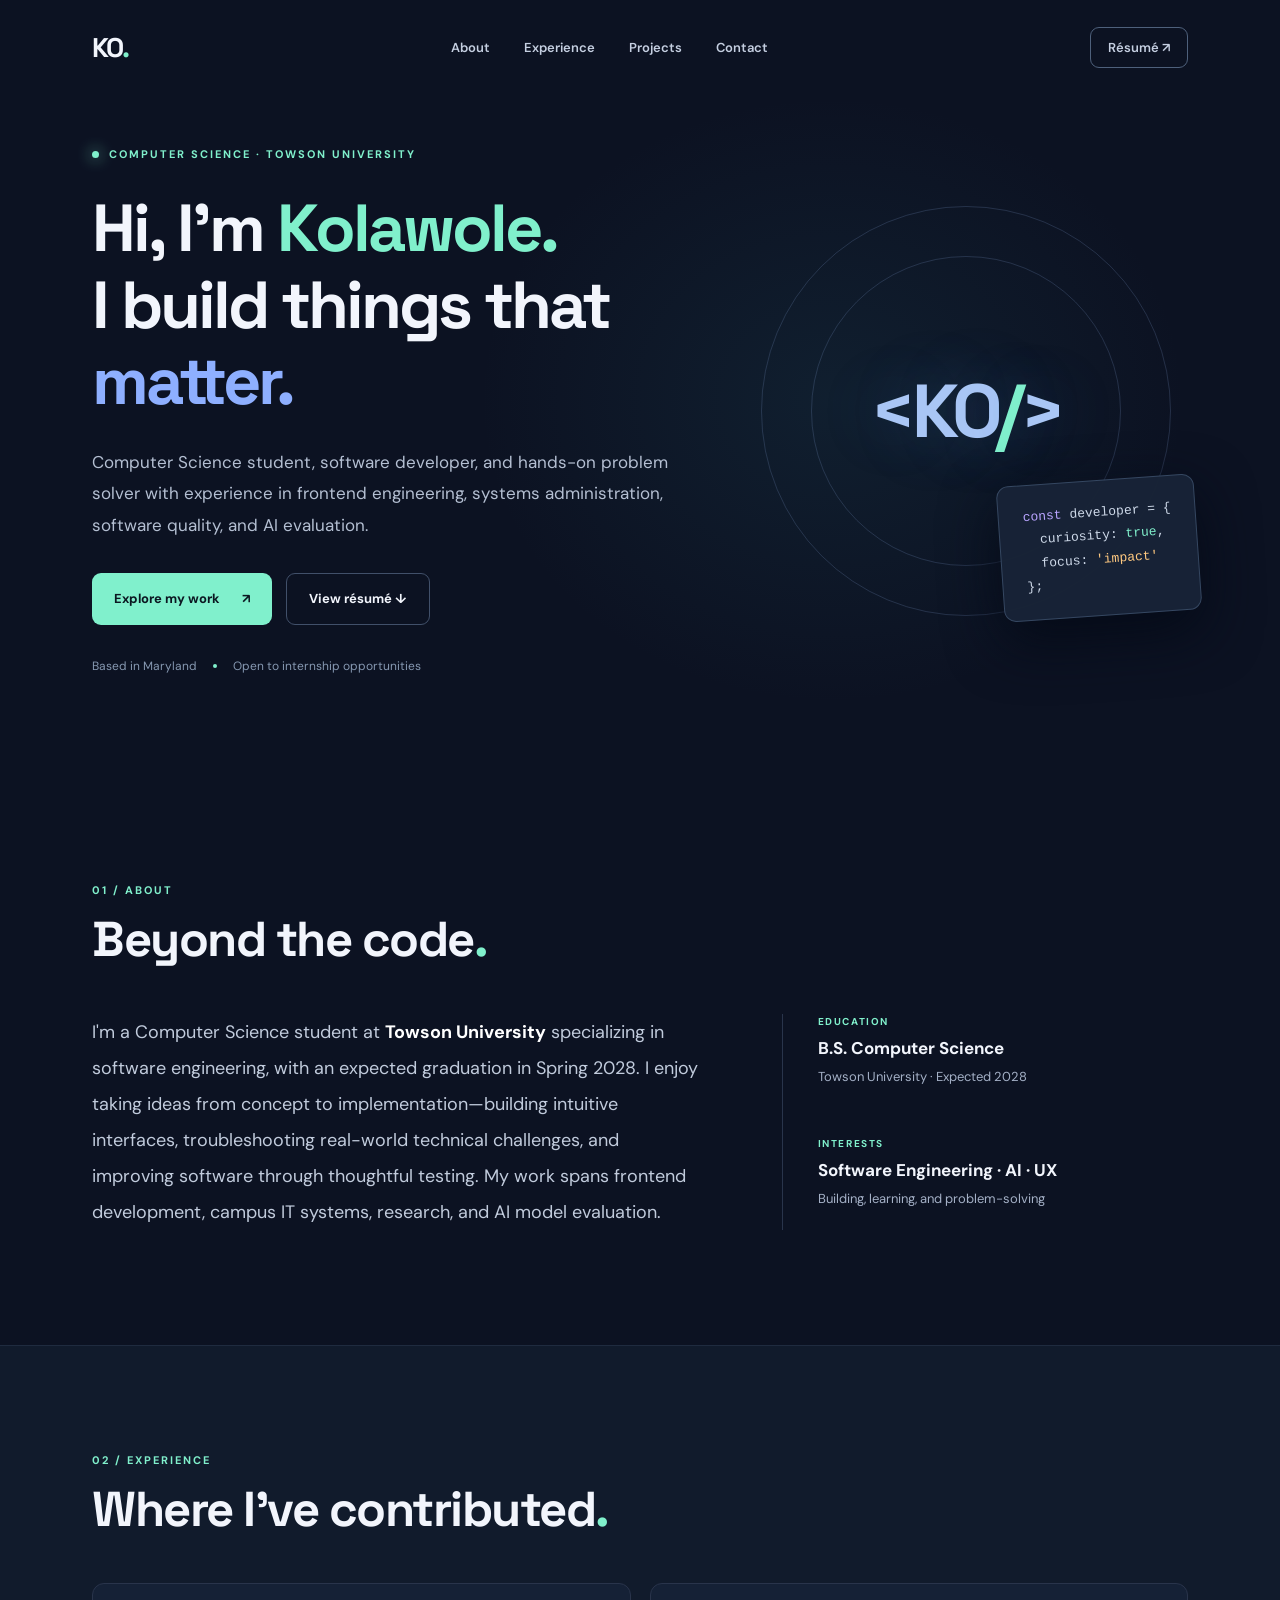
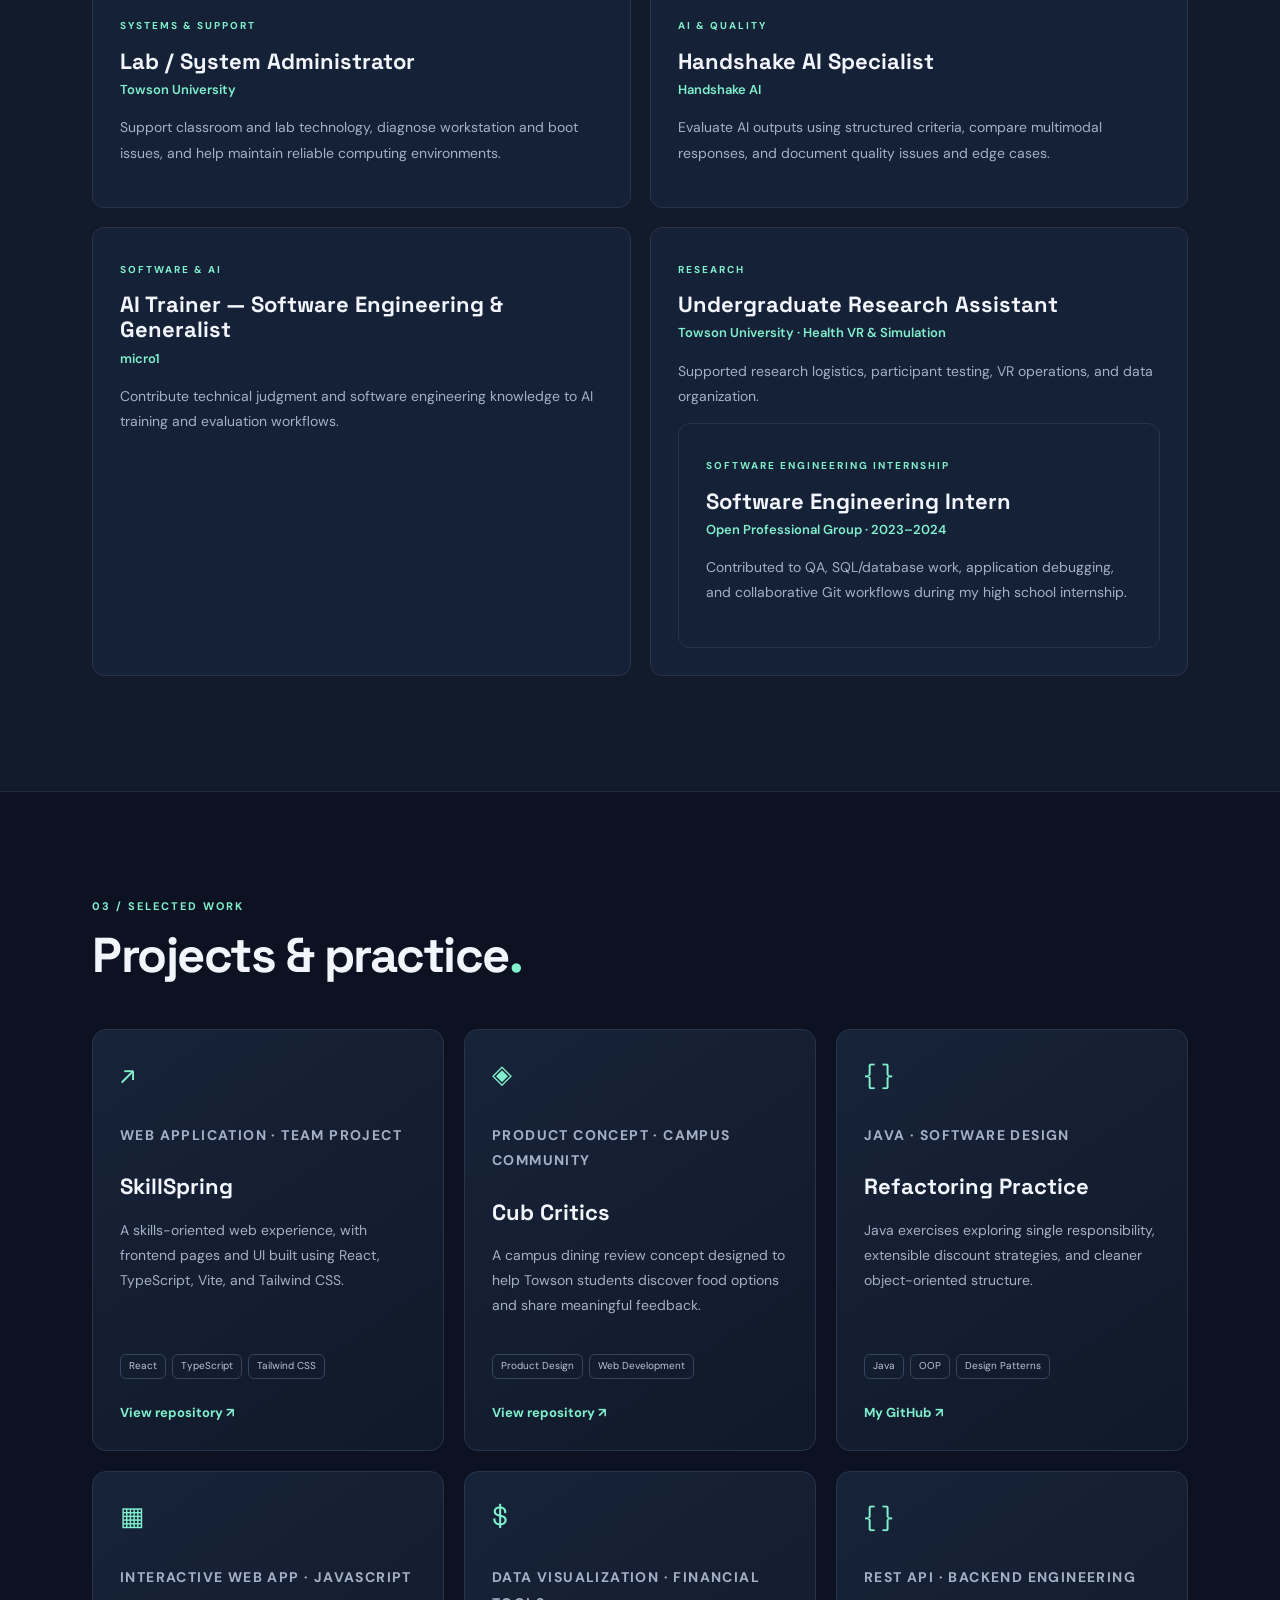
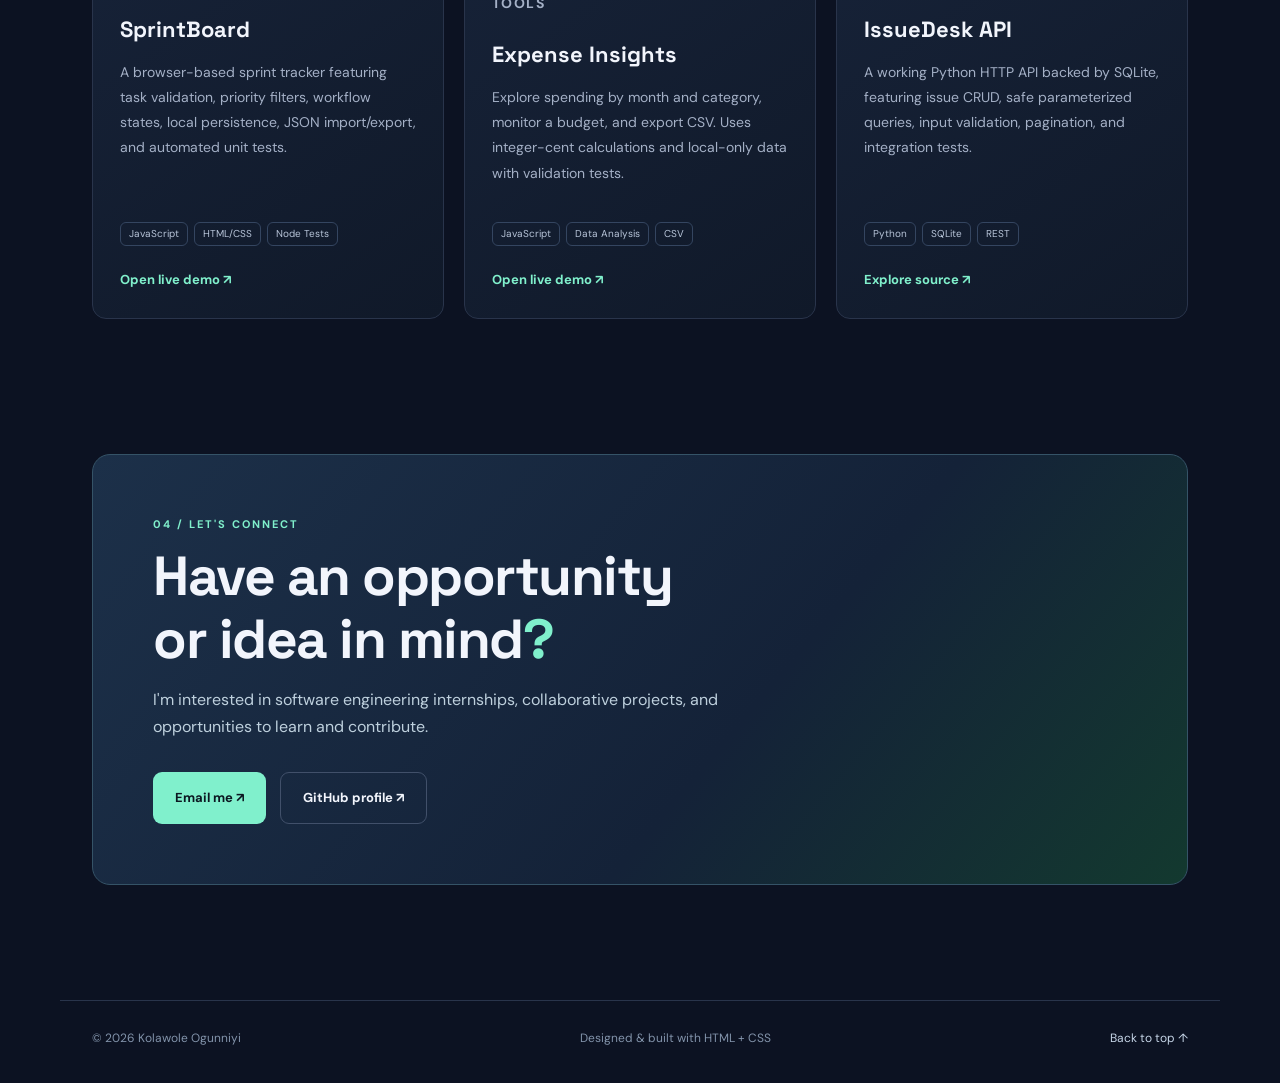
<file: index.html>
<!doctype html>
<html lang="en">
<head>
  <meta charset="UTF-8" />
  <meta name="viewport" content="width=device-width, initial-scale=1.0" />
  <meta name="description" content="Portfolio of Kolawole Ogunniyi, computer science student and software developer at Towson University." />
  <meta name="theme-color" content="#0c1222" />
  <title>Kolawole Ogunniyi | Software Developer</title>
  <link rel="stylesheet" href="styles.css" />
</head>
<body>
  <div class="background-glow" aria-hidden="true"></div>
  <header class="nav wrap">
    <a class="brand" href="#home"><span class="brand-mark">KO<span class="dot">.</span></span></a>
    <nav aria-label="Main navigation">
      <a href="#about">About</a><a href="#experience">Experience</a><a href="#projects">Projects</a><a href="#contact">Contact</a>
    </nav>
    <a class="nav-resume" href="Kolawole_Ogunniyi_Resume.pdf" target="_blank" rel="noopener">Résumé ↗</a>
  </header>
  <main id="home">
    <section class="hero wrap">
      <div class="hero-content">
        <div class="eyebrow"><span class="status-dot"></span> COMPUTER SCIENCE · TOWSON UNIVERSITY</div>
        <h1>Hi, I'm <span>Kolawole.</span><br />I build things that <em>matter.</em></h1>
        <p class="lead">Computer Science student, software developer, and hands-on problem solver with experience in frontend engineering, systems administration, software quality, and AI evaluation.</p>
        <div class="actions"><a class="primary" href="#projects">Explore my work <span>↗</span></a><a class="secondary" href="Kolawole_Ogunniyi_Resume.pdf" target="_blank" rel="noopener">View résumé ↓</a></div>
        <div class="hero-meta"><span>Based in Maryland</span><span class="sep"></span><span>Open to internship opportunities</span></div>
      </div>
      <div class="hero-art" aria-hidden="true"><div class="orbit orbit-one"></div><div class="orbit orbit-two"></div><div class="monogram">&lt;KO<span>/</span>&gt;</div><div class="code-card"><span class="code-purple">const</span> developer = {<br>&nbsp;&nbsp;curiosity: <span class="code-green">true</span>,<br>&nbsp;&nbsp;focus: <span class="code-yellow">'impact'</span><br>};</div></div>
    </section>
    <section id="about" class="section wrap"><div class="section-heading"><div class="kicker">01 / ABOUT</div><h2>Beyond the code<span class="accent">.</span></h2></div><div class="about-grid"><p class="about-copy">I'm a Computer Science student at <strong>Towson University</strong> specializing in software engineering, with an expected graduation in Spring 2028. I enjoy taking ideas from concept to implementation—building intuitive interfaces, troubleshooting real-world technical challenges, and improving software through thoughtful testing. My work spans frontend development, campus IT systems, research, and AI model evaluation.</p><div class="facts"><div><span>EDUCATION</span><strong>B.S. Computer Science</strong><small>Towson University · Expected 2028</small></div><div><span>INTERESTS</span><strong>Software Engineering · AI · UX</strong><small>Building, learning, and problem-solving</small></div></div></div></section>
    <section id="experience" class="section section-tinted"><div class="wrap"><div class="section-heading"><div class="kicker">02 / EXPERIENCE</div><h2>Where I've contributed<span class="accent">.</span></h2></div><div class="timeline"><article class="timeline-item"><span class="item-tag">SYSTEMS & SUPPORT</span><h3>Lab / System Administrator</h3><p class="org">Towson University</p><p>Support classroom and lab technology, diagnose workstation and boot issues, and help maintain reliable computing environments.</p></article><article class="timeline-item"><span class="item-tag">AI & QUALITY</span><h3>Handshake AI Specialist</h3><p class="org">Handshake AI</p><p>Evaluate AI outputs using structured criteria, compare multimodal responses, and document quality issues and edge cases.</p></article><article class="timeline-item"><span class="item-tag">SOFTWARE & AI</span><h3>AI Trainer — Software Engineering & Generalist</h3><p class="org">micro1</p><p>Contribute technical judgment and software engineering knowledge to AI training and evaluation workflows.</p></article><article class="timeline-item"><span class="item-tag">RESEARCH</span><h3>Undergraduate Research Assistant</h3><p class="org">Towson University · Health VR & Simulation</p><p>Supported research logistics, participant testing, VR operations, and data organization.</p><article class="timeline-item"><span class="item-tag">SOFTWARE ENGINEERING INTERNSHIP</span><h3>Software Engineering Intern</h3><p class="org">Open Professional Group · 2023–2024</p><p>Contributed to QA, SQL/database work, application debugging, and collaborative Git workflows during my high school internship.</p></article></div></div></section>
    <section id="projects" class="section wrap"><div class="section-heading"><div class="kicker">03 / SELECTED WORK</div><h2>Projects & practice<span class="accent">.</span></h2></div><div class="project-grid"><article class="project-card"><div class="project-icon">↗</div><p class="project-type">WEB APPLICATION · TEAM PROJECT</p><h3>SkillSpring</h3><p>A skills-oriented web experience, with frontend pages and UI built using React, TypeScript, Vite, and Tailwind CSS.</p><div class="pills"><span>React</span><span>TypeScript</span><span>Tailwind CSS</span></div><a href="https://github.com/Tornikeigrok/COSC484-skillspring" target="_blank" rel="noopener noreferrer">View repository ↗</a></article><article class="project-card"><div class="project-icon">◈</div><p class="project-type">PRODUCT CONCEPT · CAMPUS COMMUNITY</p><h3>Cub Critics</h3><p>A campus dining review concept designed to help Towson students discover food options and share meaningful feedback.</p><div class="pills"><span>Product Design</span><span>Web Development</span></div><a href="https://github.com/ko449-wq/Cub-Critics" target="_blank" rel="noopener noreferrer">View repository ↗</a></article><article class="project-card"><div class="project-icon">{ }</div><p class="project-type">JAVA · SOFTWARE DESIGN</p><h3>Refactoring Practice</h3><p>Java exercises exploring single responsibility, extensible discount strategies, and cleaner object-oriented structure.</p><div class="pills"><span>Java</span><span>OOP</span><span>Design Patterns</span></div><a href="https://github.com/ko449-wq" target="_blank" rel="noopener noreferrer">My GitHub ↗</a></article><article class="project-card"><div class="project-icon">▦</div><p class="project-type">INTERACTIVE WEB APP · JAVASCRIPT</p><h3>SprintBoard</h3><p>A browser-based sprint tracker featuring task validation, priority filters, workflow states, local persistence, JSON import/export, and automated unit tests.</p><div class="pills"><span>JavaScript</span><span>HTML/CSS</span><span>Node Tests</span></div><a href="projects/sprintboard/">Open live demo ↗</a></article><article class="project-card"><div class="project-icon">$</div><p class="project-type">DATA VISUALIZATION · FINANCIAL TOOLS</p><h3>Expense Insights</h3><p>Explore spending by month and category, monitor a budget, and export CSV. Uses integer-cent calculations and local-only data with validation tests.</p><div class="pills"><span>JavaScript</span><span>Data Analysis</span><span>CSV</span></div><a href="projects/expense-insights/">Open live demo ↗</a></article><article class="project-card"><div class="project-icon">{ }</div><p class="project-type">REST API · BACKEND ENGINEERING</p><h3>IssueDesk API</h3><p>A working Python HTTP API backed by SQLite, featuring issue CRUD, safe parameterized queries, input validation, pagination, and integration tests.</p><div class="pills"><span>Python</span><span>SQLite</span><span>REST</span></div><a href="https://github.com/ko449-wq/ko449-wq.github.io/tree/main/projects/issue-desk-api" target="_blank" rel="noopener noreferrer">Explore source ↗</a></article></div></section>
    <section class="section wrap contact-section" id="contact"><div class="contact-panel"><div class="kicker">04 / LET'S CONNECT</div><h2>Have an opportunity<br />or idea in mind<span class="accent">?</span></h2><p>I'm interested in software engineering internships, collaborative projects, and opportunities to learn and contribute.</p><div class="actions"><a class="primary" href="mailto:kolaisaacogunniyi@gmail.com">Email me ↗</a><a class="secondary" href="https://github.com/ko449-wq" target="_blank" rel="noopener noreferrer">GitHub profile ↗</a></div></div></section>
  </main><footer class="footer wrap"><span>© 2026 Kolawole Ogunniyi</span><span>Designed & built with HTML + CSS</span><a href="#home">Back to top ↑</a></footer>
</body>
</html>
</file>
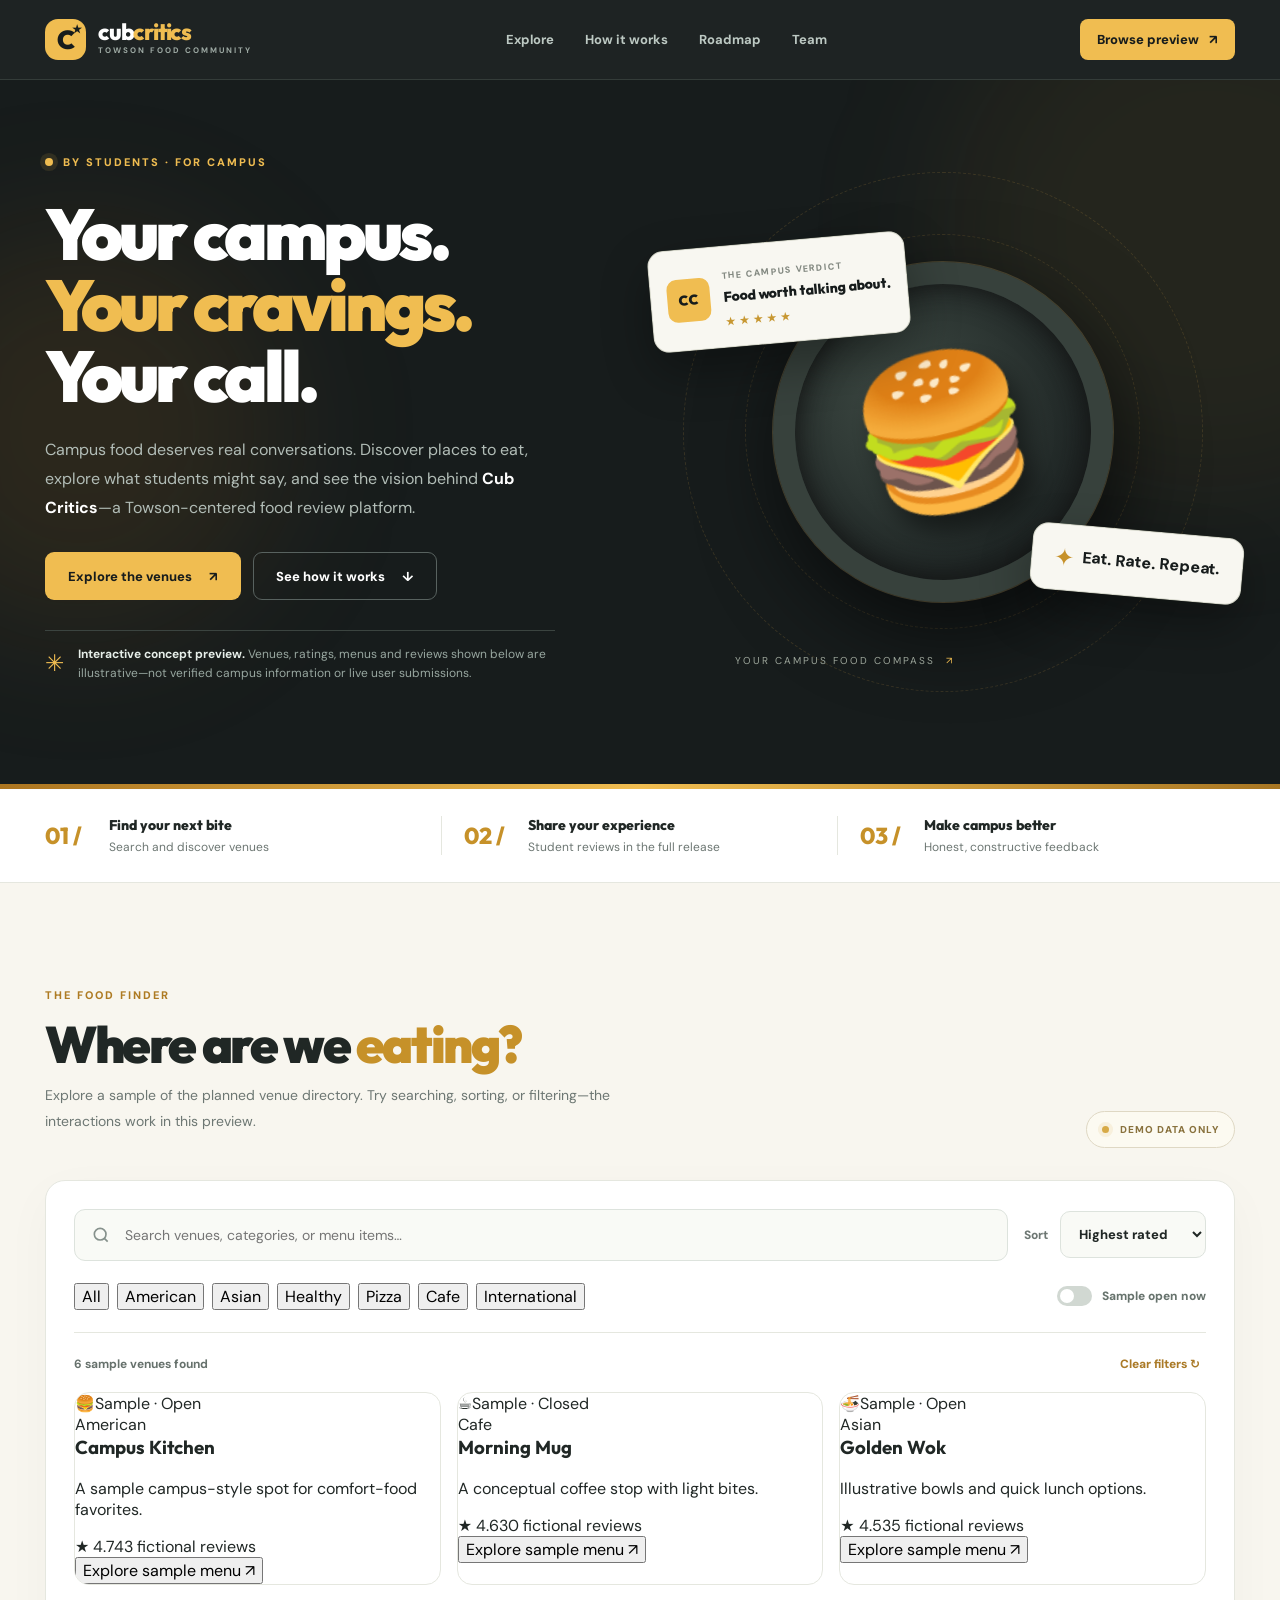
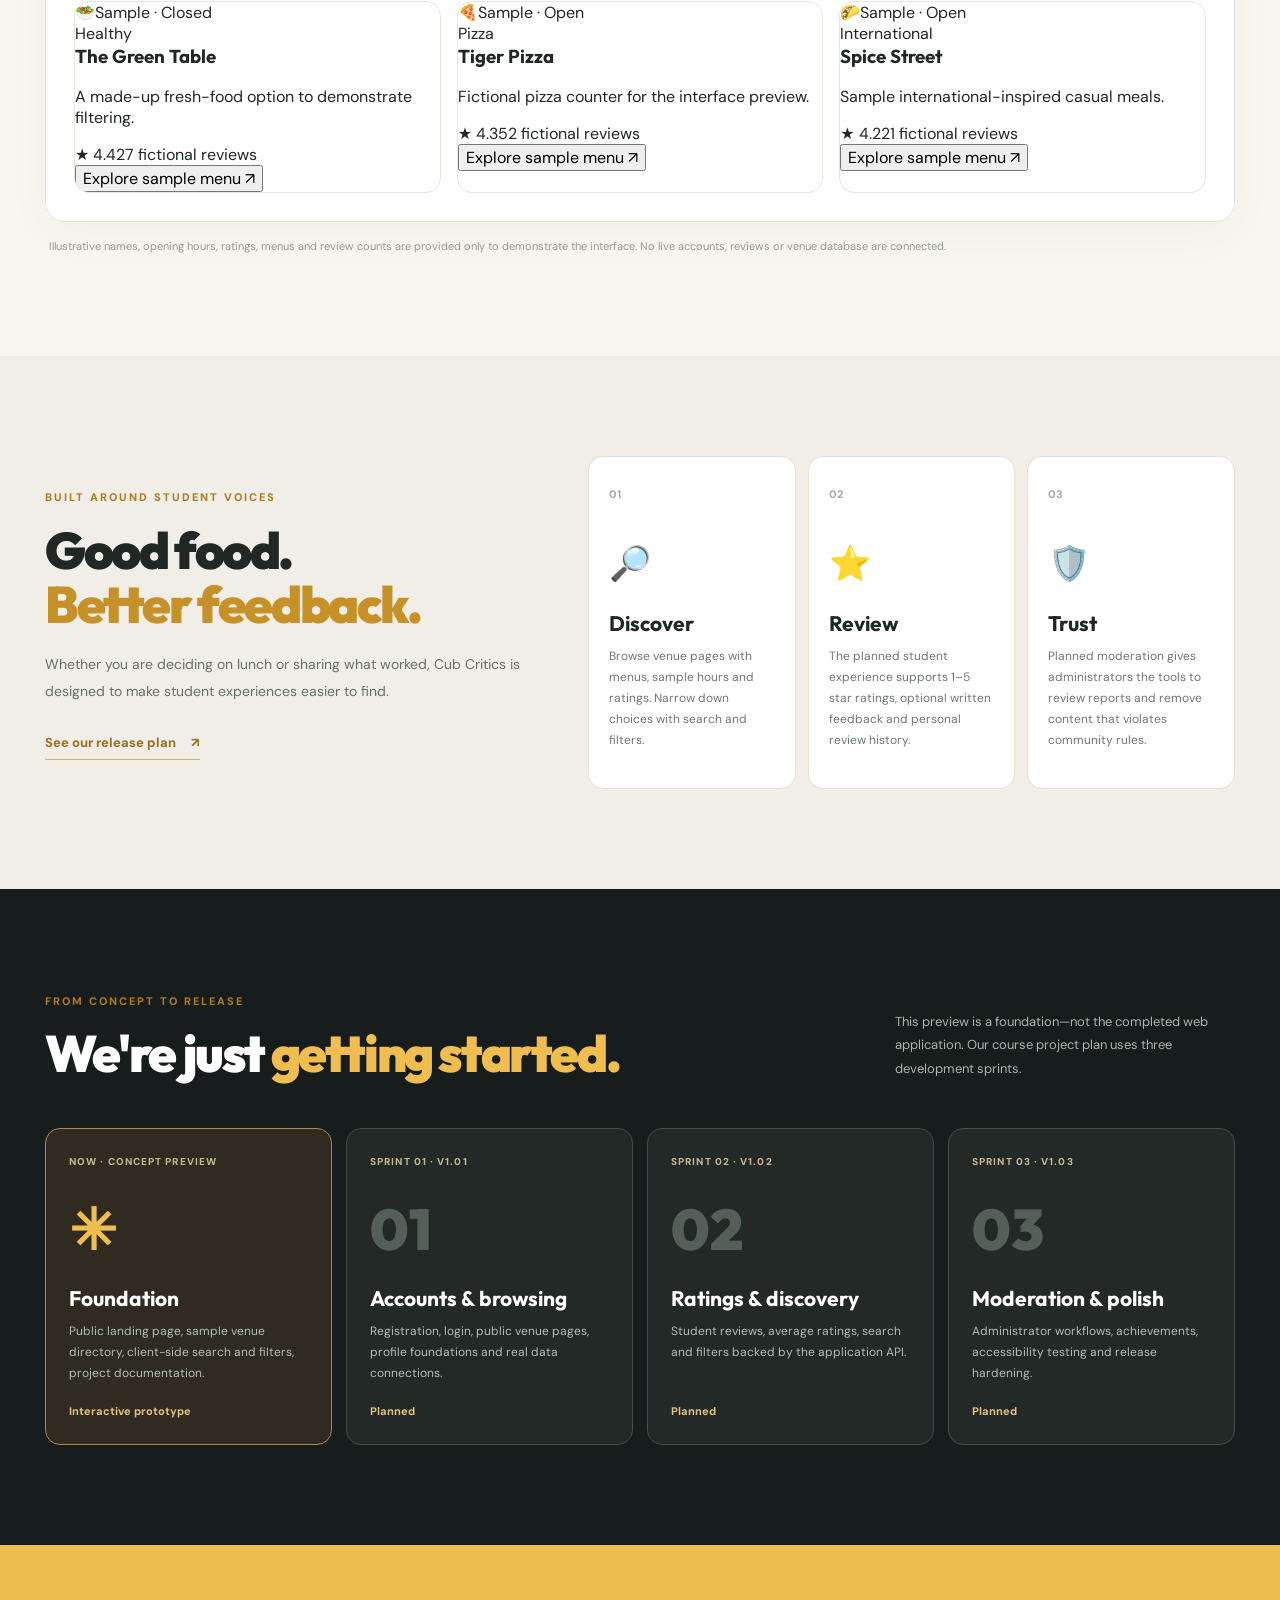
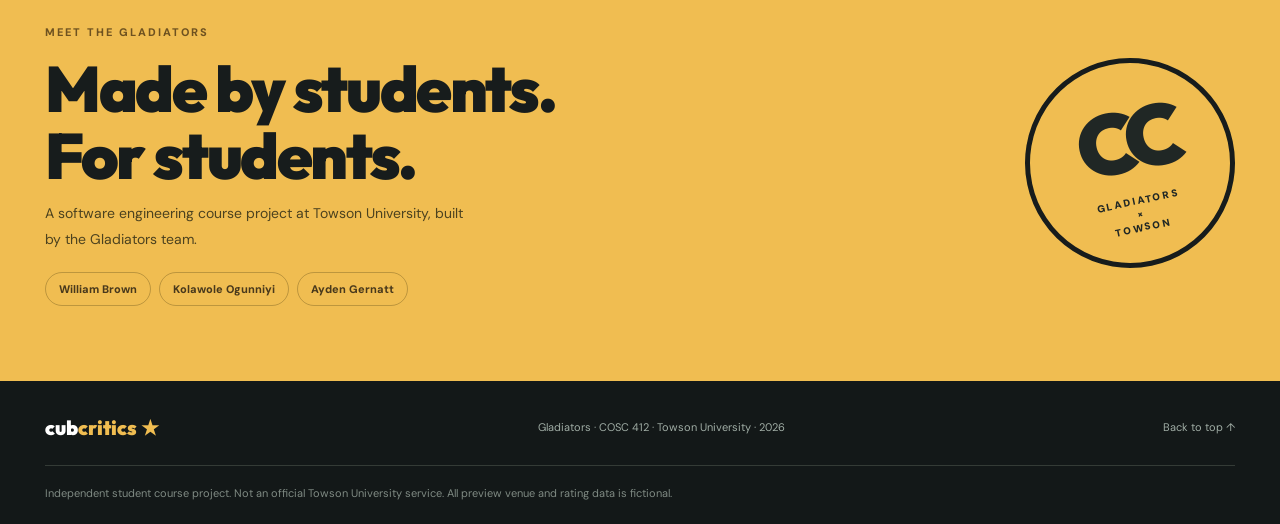
<file: cub-critics/index.html>
<!doctype html>
<html lang="en">
<head>
  <meta charset="UTF-8" />
  <meta name="viewport" content="width=device-width, initial-scale=1.0" />
  <meta name="theme-color" content="#151a1b" />
  <meta name="description" content="Cub Critics is a student-led concept for discovering, rating and reviewing Towson campus food venues. Explore our early interactive preview." />
  <title>Cub Critics — Your campus. Your cravings. Your call.</title>
  <link rel="stylesheet" href="./styles.css" />
  <script defer src="./app.js"></script>
</head>
<body>
  <a class="skip-link" href="#main">Skip to content</a>
  <header class="site-header">
    <div class="shell header-inner">
      <a class="brand" href="./" aria-label="Cub Critics homepage"><span class="brand-symbol" aria-hidden="true">C<span>★</span></span><span class="brand-words">cub<span>critics</span><small>TOWSON FOOD COMMUNITY</small></span></a>
      <nav class="nav" aria-label="Main navigation"><a href="#explore">Explore</a><a href="#how-it-works">How it works</a><a href="#roadmap">Roadmap</a><a href="#team">Team</a></nav>
      <a class="header-cta" href="#explore">Browse preview <span aria-hidden="true">↗</span></a>
    </div>
  </header>
  <main id="main">
    <section class="hero">
      <div class="hero-glow hero-glow-left" aria-hidden="true"></div>
      <div class="hero-glow hero-glow-right" aria-hidden="true"></div>
      <div class="shell hero-grid">
        <div class="hero-content">
          <span class="eyebrow"><span class="eyebrow-dot"></span> BY STUDENTS · FOR CAMPUS</span>
          <h1>Your campus.<br><em>Your cravings.</em><br>Your call.</h1>
          <p>Campus food deserves real conversations. Discover places to eat, explore what students might say, and see the vision behind <strong>Cub Critics</strong>—a Towson-centered food review platform.</p>
          <div class="hero-actions"><a class="btn btn-gold" href="#explore">Explore the venues <span aria-hidden="true">↗</span></a><a class="btn btn-outline" href="#how-it-works">See how it works <span aria-hidden="true">↓</span></a></div>
          <div class="hero-note"><span class="note-icon" aria-hidden="true">✳</span><span><strong>Interactive concept preview.</strong> Venues, ratings, menus and reviews shown below are illustrative—not verified campus information or live user submissions.</span></div>
        </div>
        <div class="hero-art" aria-label="Illustration of a campus food review preview">
          <div class="art-orbit orbit-one"></div><div class="art-orbit orbit-two"></div>
          <div class="art-plate"><span aria-hidden="true">🍔</span></div>
          <div class="art-card floating-rating"><div class="art-avatar">CC</div><div><span class="art-label">THE CAMPUS VERDICT</span><strong>Food worth talking about.</strong><span class="gold-stars">★★★★★</span></div></div>
          <div class="art-card floating-quote"><span aria-hidden="true">✦</span> Eat. Rate. Repeat.</div>
          <div class="art-label-bottom">YOUR CAMPUS FOOD COMPASS <span>↗</span></div>
        </div>
      </div>
      <div class="hero-bottom-line" aria-hidden="true"></div>
    </section>
    <section class="intro-strip" aria-label="Site goals"><div class="shell strip-grid"><div><span class="strip-icon">01 /</span><strong>Find your next bite</strong><small>Search and discover venues</small></div><div><span class="strip-icon">02 /</span><strong>Share your experience</strong><small>Student reviews in the full release</small></div><div><span class="strip-icon">03 /</span><strong>Make campus better</strong><small>Honest, constructive feedback</small></div></div></section>
    <section class="explore-section section-pad" id="explore">
      <div class="shell">
        <div class="section-heading"><div><span class="section-kicker">THE FOOD FINDER</span><h2>Where are we <em>eating?</em></h2><p>Explore a sample of the planned venue directory. Try searching, sorting, or filtering—the interactions work in this preview.</p></div><span class="sample-tag"><span class="pulse"></span> DEMO DATA ONLY</span></div>
        <div class="explore-frame">
          <div class="search-controls">
            <label class="search-box"><svg aria-hidden="true" viewBox="0 0 24 24" fill="none" stroke="currentColor" stroke-width="2"><circle cx="11" cy="11" r="7"></circle><path d="m20 20-4-4"></path></svg><span class="sr-only">Search venue names and menu items</span><input id="search" type="search" placeholder="Search venues, categories, or menu items…" autocomplete="off"></label>
            <label class="sort-label">Sort <select id="sort"><option value="rating">Highest rated</option><option value="name">Name A–Z</option><option value="reviews">Most reviewed</option></select></label>
          </div>
          <div class="filter-row"><div id="categories" class="category-filters" role="group" aria-label="Filter venues by category"></div><label class="open-toggle"><input id="open-only" type="checkbox"><span class="toggle-ui" aria-hidden="true"></span> Sample open now</label></div>
          <div class="result-meta"><span id="result-count" aria-live="polite">Loading sample venues…</span><button class="reset-button" type="button" id="reset-filters">Clear filters ↻</button></div>
          <div id="venue-grid" class="venue-grid" aria-live="polite"></div>
          <div id="empty-state" class="empty-state" hidden><span aria-hidden="true">☕</span><h3>No sample venues match.</h3><p>Try another keyword or clear your filters.</p><button class="btn btn-gold" type="button" id="empty-reset">Show all venues</button></div>
        </div>
        <p class="under-grid-note">Illustrative names, opening hours, ratings, menus and review counts are provided only to demonstrate the interface. No live accounts, reviews or venue database are connected.</p>
      </div>
    </section>
    <section class="story-section section-pad" id="how-it-works"><div class="shell story-grid"><div class="story-label"><span class="section-kicker">BUILT AROUND STUDENT VOICES</span><h2>Good food.<br><em>Better feedback.</em></h2><p>Whether you are deciding on lunch or sharing what worked, Cub Critics is designed to make student experiences easier to find.</p><a class="text-link" href="#roadmap">See our release plan <span aria-hidden="true">↗</span></a></div><div class="story-cards"><article><span class="story-number">01</span><span class="story-emoji" aria-hidden="true">🔎</span><h3>Discover</h3><p>Browse venue pages with menus, sample hours and ratings. Narrow down choices with search and filters.</p></article><article><span class="story-number">02</span><span class="story-emoji" aria-hidden="true">⭐</span><h3>Review</h3><p>The planned student experience supports 1–5 star ratings, optional written feedback and personal review history.</p></article><article><span class="story-number">03</span><span class="story-emoji" aria-hidden="true">🛡️</span><h3>Trust</h3><p>Planned moderation gives administrators the tools to review reports and remove content that violates community rules.</p></article></div></div></section>
    <section class="roadmap-section section-pad" id="roadmap"><div class="shell"><span class="section-kicker">FROM CONCEPT TO RELEASE</span><div class="roadmap-heading"><h2>We're just <em>getting started.</em></h2><p>This preview is a foundation—not the completed web application. Our course project plan uses three development sprints.</p></div><div class="roadmap-grid"><article class="phase-card active"><span class="phase-label">NOW · CONCEPT PREVIEW</span><span class="phase-graphic">✳</span><h3>Foundation</h3><p>Public landing page, sample venue directory, client-side search and filters, project documentation.</p><span class="phase-state">Interactive prototype</span></article><article class="phase-card"><span class="phase-label">SPRINT 01 · V1.01</span><span class="phase-graphic">01</span><h3>Accounts & browsing</h3><p>Registration, login, public venue pages, profile foundations and real data connections.</p><span class="phase-state">Planned</span></article><article class="phase-card"><span class="phase-label">SPRINT 02 · V1.02</span><span class="phase-graphic">02</span><h3>Ratings & discovery</h3><p>Student reviews, average ratings, search and filters backed by the application API.</p><span class="phase-state">Planned</span></article><article class="phase-card"><span class="phase-label">SPRINT 03 · V1.03</span><span class="phase-graphic">03</span><h3>Moderation & polish</h3><p>Administrator workflows, achievements, accessibility testing and release hardening.</p><span class="phase-state">Planned</span></article></div></div></section>
    <section class="join-section" id="team"><div class="shell join-grid"><div><span class="section-kicker dark">MEET THE GLADIATORS</span><h2>Made by students.<br>For students.</h2><p>A software engineering course project at Towson University, built by the Gladiators team.</p><div class="team-names"><span>William Brown</span><span>Kolawole Ogunniyi</span><span>Ayden Gernatt</span></div></div><div class="join-mark" aria-hidden="true"><span>CC</span><small>GLADIATORS<br>×<br>TOWSON</small></div></div></section>
  </main>
  <footer class="footer"><div class="shell footer-inner"><a class="footer-brand" href="./">cub<span>critics</span><span class="footer-star"> ★</span></a><span>Gladiators · COSC 412 · Towson University · 2026</span><a href="#main">Back to top ↑</a></div><div class="shell footer-disclaimer">Independent student course project. Not an official Towson University service. All preview venue and rating data is fictional.</div></footer>
  <dialog id="venue-dialog" class="venue-dialog" aria-labelledby="dialog-title"><div id="dialog-content"></div><button type="button" class="dialog-close" id="dialog-close" aria-label="Close venue details">✕</button></dialog>
</body>
</html>
</file>
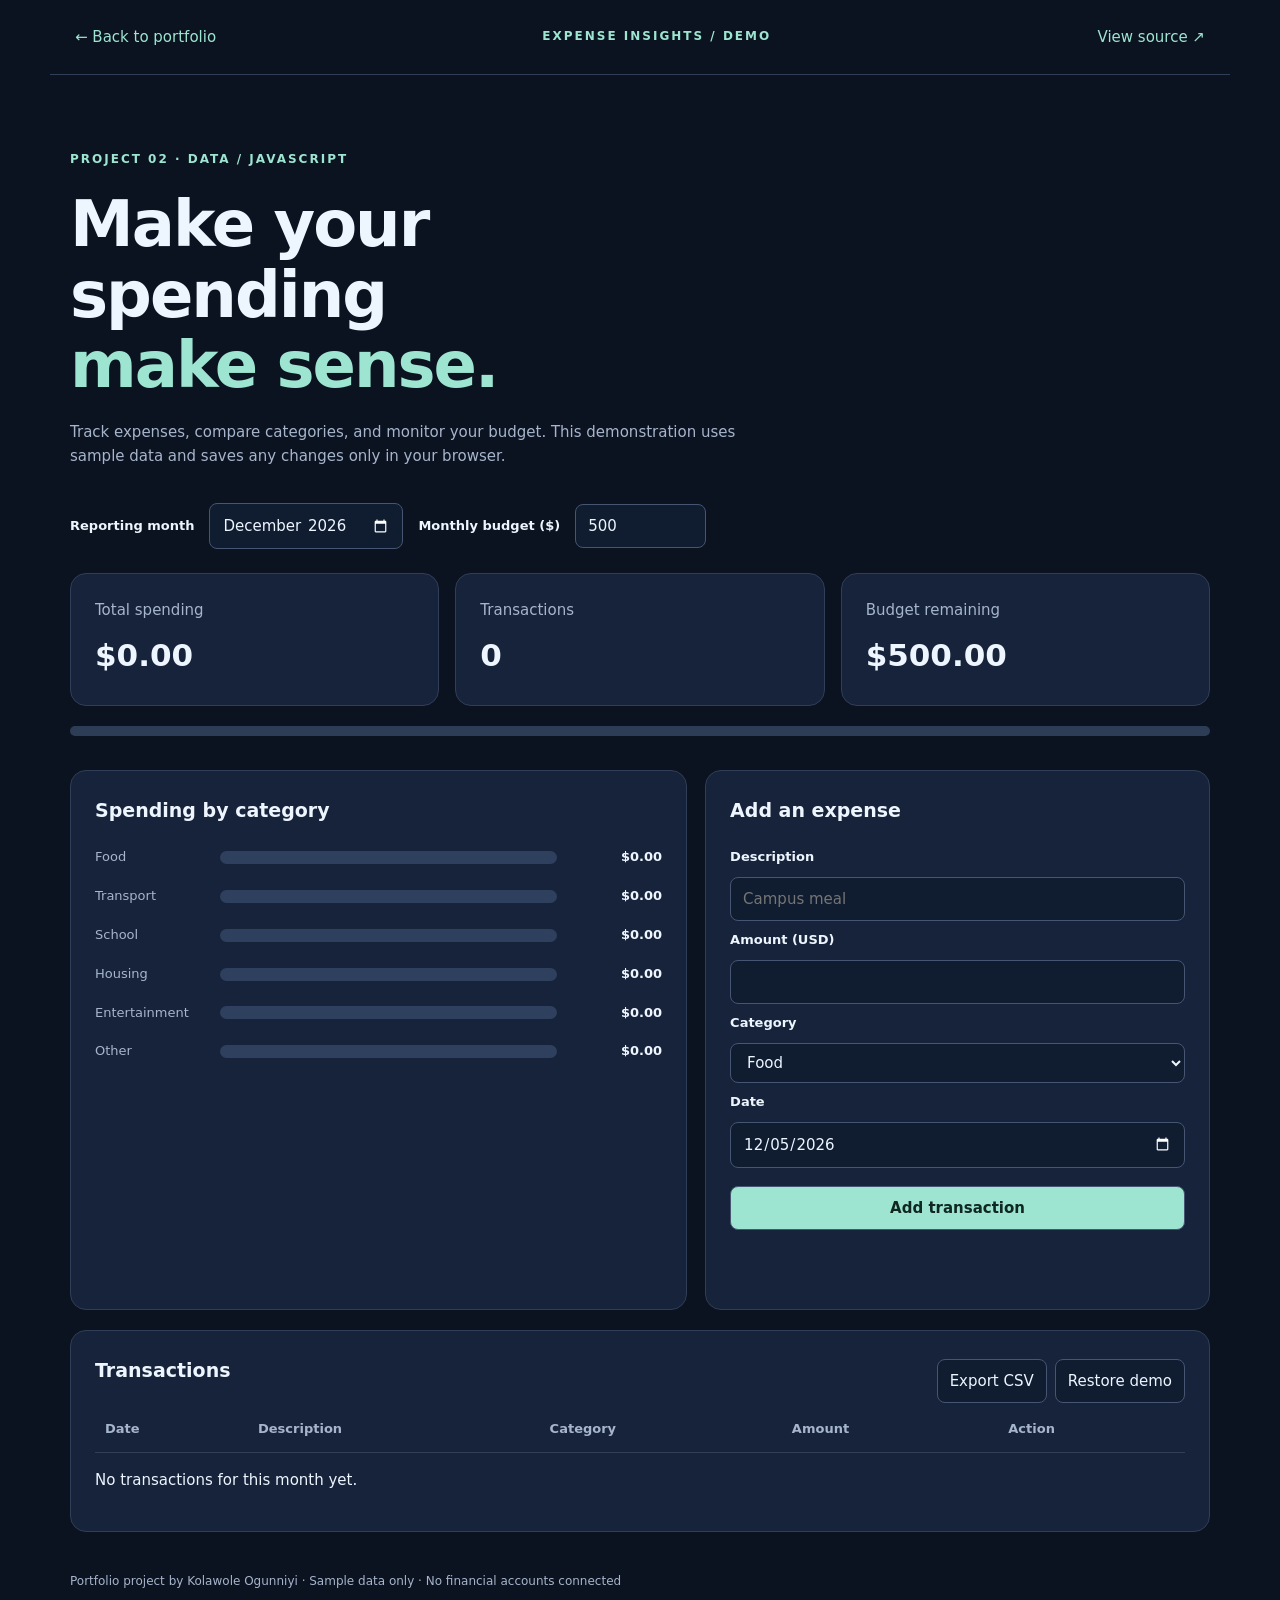
<file: projects/expense-insights/index.html>
<!doctype html><html lang="en"><head><meta charset="utf-8"><meta name="viewport" content="width=device-width,initial-scale=1"><title>Expense Insights | Kolawole Ogunniyi</title><meta name="description" content="A local-only budget and spending analytics project."><link rel="stylesheet" href="styles.css"></head><body><header><a href="../../index.html#projects">← Back to portfolio</a><span>EXPENSE INSIGHTS / DEMO</span><a href="https://github.com/ko449-wq/ko449-wq.github.io/tree/main/projects/expense-insights">View source ↗</a></header><main><div class="heading"><p class="eyebrow">PROJECT 02 · DATA / JAVASCRIPT</p><h1>Make your spending<br><em>make sense.</em></h1><p>Track expenses, compare categories, and monitor your budget. This demonstration uses sample data and saves any changes only in your browser.</p></div><div class="toolbar"><label for="month">Reporting month</label><input type="month" id="month" aria-label="Reporting month"><label for="budget">Monthly budget ($)</label><input id="budget" type="number" min="1" max="1000000" step="1" value="500"></div><section class="metrics" aria-label="Monthly metrics"><article><span>Total spending</span><strong id="total">$0.00</strong></article><article><span>Transactions</span><strong id="count">0</strong></article><article><span>Budget remaining</span><strong id="remaining">$0.00</strong></article></section><div class="budget-progress" aria-label="Budget used"><div id="bar" role="progressbar" aria-valuemin="0" aria-valuemax="100" aria-valuenow="0" aria-label="Budget usage percentage"></div></div><div class="content-grid"><section class="panel"><h2>Spending by category</h2><div id="chart"></div></section><section class="panel"><h2>Add an expense</h2><form id="form"><label for="merchant">Description</label><input id="merchant" name="merchant" maxlength="80" required placeholder="Campus meal"><label for="amount">Amount (USD)</label><input id="amount" name="amount" type="number" min="0.01" max="1000000" step="0.01" required><label for="category">Category</label><select name="category" id="category"><option>Food</option><option>Transport</option><option>School</option><option>Housing</option><option>Entertainment</option><option>Other</option></select><label for="date">Date</label><input id="date" name="date" type="date" required><button type="submit" class="primary">Add transaction</button><p id="message" role="status" aria-live="polite"></p></form></section></div><section class="panel transactions"><div class="section-header"><h2>Transactions</h2><div><button type="button" id="export">Export CSV</button><button type="button" id="reset">Restore demo</button></div></div><div class="table-scroll"><table><thead><tr><th>Date</th><th>Description</th><th>Category</th><th>Amount</th><th>Action</th></tr></thead><tbody id="transactions"></tbody></table></div><p id="empty" hidden>No transactions for this month yet.</p></section><footer>Portfolio project by Kolawole Ogunniyi · Sample data only · No financial accounts connected</footer></main><script type="module" src="app.mjs"></script></body></html>
</file>
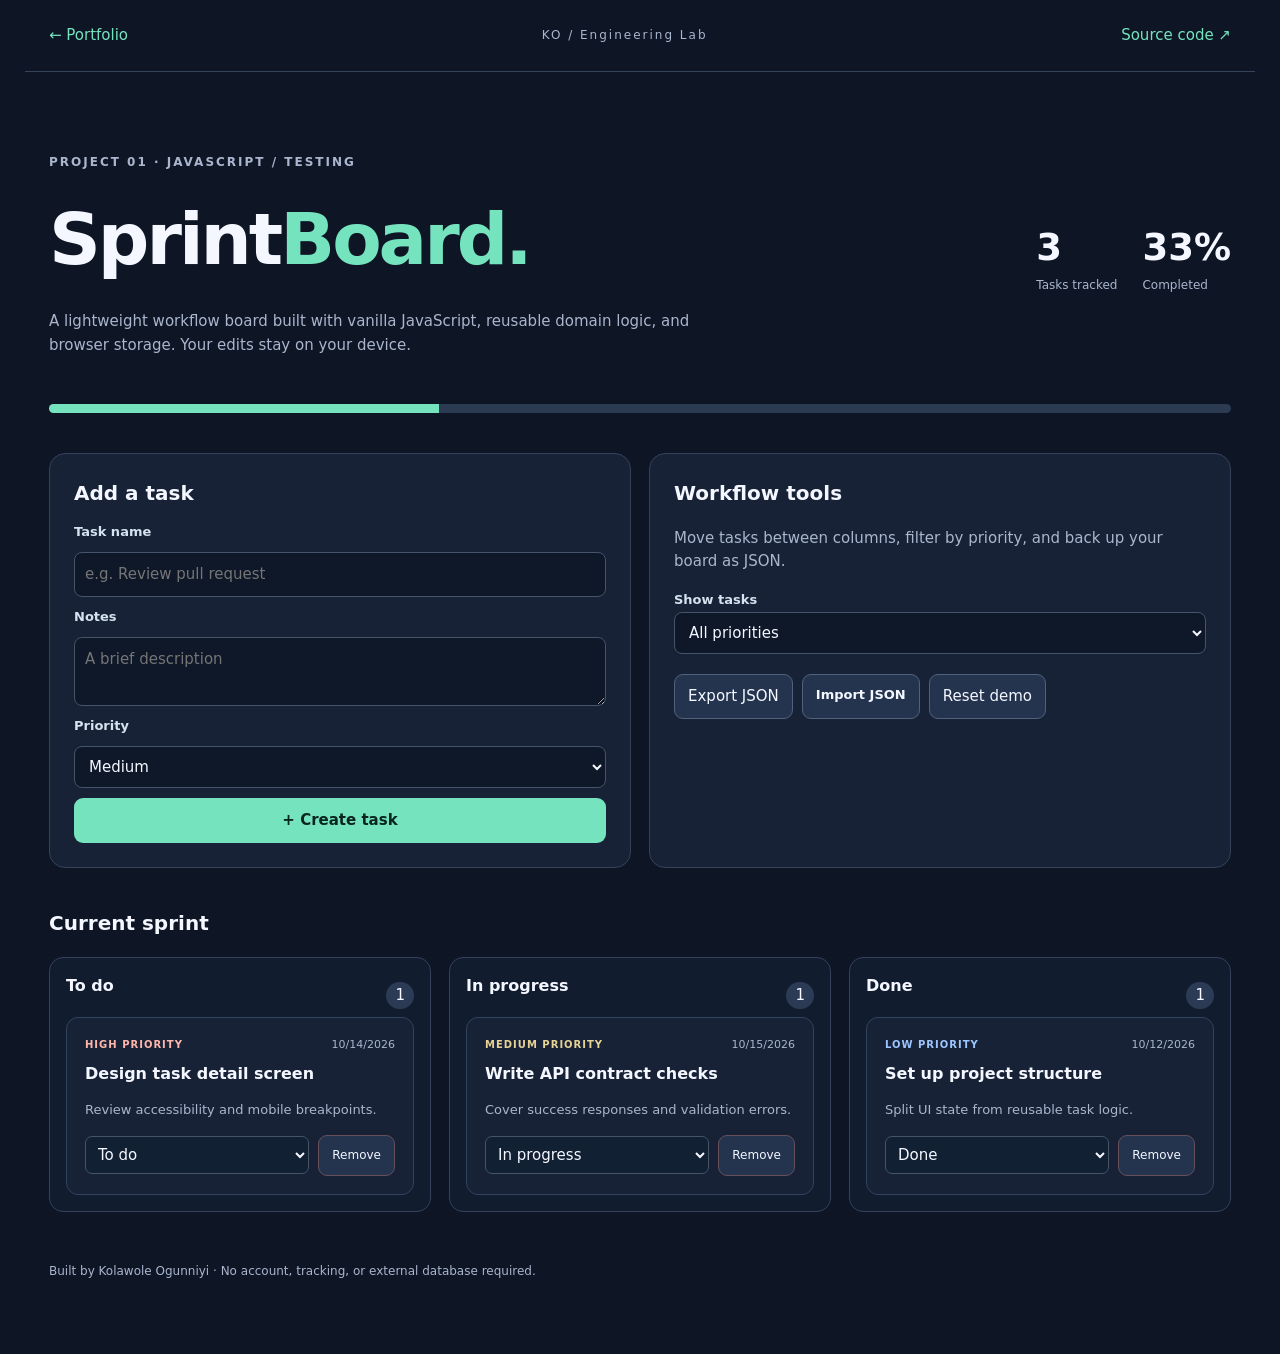
<file: projects/sprintboard/index.html>
<!doctype html>
<html lang="en"><head><meta charset="utf-8"><meta name="viewport" content="width=device-width,initial-scale=1"><meta name="theme-color" content="#0e1524"><meta name="description" content="SprintBoard, a keyboard-accessible task tracker with local storage and import/export."><title>SprintBoard | Kolawole Ogunniyi</title><link rel="stylesheet" href="styles.css"></head>
<body><header class="shell top"><a href="../../index.html#projects">← Portfolio</a><span class="brand">KO / Engineering Lab</span><a href="https://github.com/ko449-wq/ko449-wq.github.io/tree/main/projects/sprintboard">Source code ↗</a></header>
<main class="shell"><section class="intro"><div><p class="overline">PROJECT 01 · JAVASCRIPT / TESTING</p><h1>Sprint<span>Board.</span></h1><p>A lightweight workflow board built with vanilla JavaScript, reusable domain logic, and browser storage. Your edits stay on your device.</p></div><div class="stats"><div><strong id="total">0</strong><span>Tasks tracked</span></div><div><strong id="completed">0%</strong><span>Completed</span></div></div></section>
<div class="progress"><div id="progress-bar" role="progressbar" aria-label="Completion percentage" aria-valuemin="0" aria-valuemax="100" aria-valuenow="0"></div></div>
<section class="controls"><form id="task-form" class="form"><h2>Add a task</h2><label for="title">Task name</label><input id="title" name="title" required maxlength="100" placeholder="e.g. Review pull request"><label for="description">Notes</label><textarea id="description" name="description" maxlength="500" rows="2" placeholder="A brief description"></textarea><label for="priority">Priority</label><select id="priority" name="priority"><option value="medium">Medium</option><option value="high">High</option><option value="low">Low</option></select><button type="submit" class="primary">+ Create task</button></form><aside class="utilities"><h2>Workflow tools</h2><p>Move tasks between columns, filter by priority, and back up your board as JSON.</p><label for="priority-filter">Show tasks</label><select id="priority-filter"><option value="all">All priorities</option><option value="high">High only</option><option value="medium">Medium only</option><option value="low">Low only</option></select><div class="tool-row"><button id="export-button" type="button">Export JSON</button><label class="file-button" for="import-file">Import JSON</label><input id="import-file" type="file" accept="application/json,.json"><button id="reset-button" type="button">Reset demo</button></div><p id="message" role="status" aria-live="polite"></p></aside></section>
<section aria-labelledby="board-title"><h2 id="board-title">Current sprint</h2><div id="board" class="board"></div></section>
<footer>Built by Kolawole Ogunniyi · No account, tracking, or external database required.</footer></main><script type="module" src="app.mjs"></script></body></html>
</file>
<file: styles.css>
@import url('https://fonts.googleapis.com/css2?family=DM+Sans:wght@400;500;600;700&family=Space+Grotesk:wght@400;500;600;700&display=swap');
:root{color-scheme:dark;--bg:#0c1222;--surface:#141e31;--border:#29344b;--text:#f2f5fc;--muted:#a4b0c6;--accent:#80f0cc;--blue:#8eafff}*{box-sizing:border-box}html{scroll-behavior:smooth}body{margin:0;background:var(--bg);color:var(--text);font-family:'DM Sans',sans-serif;line-height:1.65}a{color:inherit;text-decoration:none}a:focus-visible{outline:2px solid var(--accent);outline-offset:5px}.wrap{max-width:1160px;padding:0 32px;margin:auto}.background-glow{position:absolute;left:35%;top:70px;width:60vw;height:660px;pointer-events:none;background:radial-gradient(ellipse at center,rgba(40,105,123,.15),transparent 65%);z-index:-1}.nav{height:95px;display:flex;align-items:center;justify-content:space-between;gap:28px}.brand-mark{font:700 27px 'Space Grotesk',sans-serif;letter-spacing:-2px}.dot,.accent{color:var(--accent)}nav{display:flex;gap:34px}nav a,.nav-resume{font-size:13px;font-weight:600;color:#c5cfe1;transition:color .2s}nav a:hover,.nav-resume:hover{color:var(--accent)}.nav-resume{padding:9px 17px;border:1px solid #4e607b;border-radius:9px}.hero{min-height:650px;display:grid;grid-template-columns:1.16fr .84fr;align-items:center;gap:40px;padding-top:50px;padding-bottom:100px}.eyebrow,.kicker,.item-tag,.project-type{font-size:11px;letter-spacing:2px;font-weight:700;color:var(--accent)}.eyebrow{display:flex;align-items:center;gap:10px}.status-dot{width:7px;height:7px;background:var(--accent);border-radius:100%;box-shadow:0 0 15px var(--accent)}h1,h2,h3{font-family:'Space Grotesk',sans-serif;line-height:1.15}h1{font-size:clamp(43px,5.2vw,72px);letter-spacing:-3px;margin:27px 0}h1 span{color:var(--accent)}h1 em{font-style:normal;color:var(--blue)}.lead{color:#b4bfd2;max-width:650px;font-size:17px;line-height:1.85}.actions{display:flex;flex-wrap:wrap;gap:14px;margin-top:32px}.primary,.secondary{display:inline-flex;align-items:center;justify-content:center;gap:22px;padding:14px 22px;border-radius:9px;font-size:13px;font-weight:700;transition:transform .2s}.primary{background:var(--accent);color:#0b1721}.secondary{border:1px solid #41506a;color:var(--text)}.primary:hover,.secondary:hover{transform:translateY(-3px)}.hero-meta{margin-top:32px;display:flex;gap:16px;align-items:center;font-size:12px;color:#8698b1}.sep{width:4px;height:4px;background:var(--accent);border-radius:50%}.hero-art{height:380px;position:relative;display:grid;place-items:center}.orbit{position:absolute;border:1px solid rgba(137,167,221,.2);border-radius:50%;aspect-ratio:1}.orbit-one{width:310px}.orbit-two{width:410px}.monogram{font:700 75px 'Space Grotesk',sans-serif;color:#a9c6f5;letter-spacing:-5px;text-shadow:0 0 65px rgba(100,165,244,.25)}.monogram span{color:var(--accent)}.code-card{position:absolute;right:-10px;bottom:-15px;padding:20px 24px;border:1px solid #354761;background:rgba(24,35,55,.98);border-radius:12px;box-shadow:0 20px 55px #050b18;font:13px/1.8 monospace;color:#ced9e9;transform:rotate(-4deg)}.code-purple{color:#b9a4ff}.code-green{color:#80f0cc}.code-yellow{color:#ffc980}.section{padding-top:105px;padding-bottom:115px}.section-heading{margin-bottom:46px}h2{font-size:clamp(32px,4vw,49px);letter-spacing:-1.5px;margin:12px 0}.about-grid{display:grid;grid-template-columns:1.2fr .8fr;gap:80px}.about-copy{font-size:18px;color:#c1cbdc;line-height:2;margin:0}.about-copy strong{color:white}.facts{border-left:1px solid var(--border);padding-left:35px;display:grid;gap:28px}.facts div{display:flex;flex-direction:column;gap:4px}.facts span{font-size:10px;letter-spacing:1.6px;color:var(--accent);font-weight:700}.facts strong{font-size:17px}.facts small{font-size:13px;color:var(--muted)}.section-tinted{background:#111b2c;border-top:1px solid #1f2b3f;border-bottom:1px solid #1f2b3f}.timeline{display:grid;grid-template-columns:repeat(2,minmax(0,1fr));gap:19px}.timeline-item{padding:27px;border:1px solid var(--border);border-radius:12px;background:#152136}.item-tag{font-size:10px}.timeline h3,.project-card h3{font-size:22px;margin:11px 0 4px}.org{color:var(--accent)!important;font-weight:600!important;margin:0 0 14px!important;font-size:13px!important}.timeline p,.project-card p{color:var(--muted);font-size:14px;line-height:1.8}.project-grid{display:grid;grid-template-columns:repeat(3,minmax(0,1fr));gap:20px}.project-card{min-height:380px;border:1px solid var(--border);border-radius:14px;padding:27px;display:flex;flex-direction:column;background:linear-gradient(145deg,#172339,#101929)}.project-icon{font:26px 'Space Grotesk',sans-serif;color:var(--accent);margin-bottom:18px}.project-type{font-size:9px;letter-spacing:1.4px}.project-card h3{margin-top:12px}.project-card .pills{display:flex;flex-wrap:wrap;gap:6px;margin-top:auto;padding-top:22px}.pills span{border:1px solid #344560;border-radius:6px;padding:3px 8px;font-size:10px;color:#b8c5d9}.project-card>a{font-size:13px;font-weight:700;color:var(--accent);margin-top:23px}.contact-section{padding-top:20px}.contact-panel{padding:60px;background:linear-gradient(130deg,#1c3049,#142238 60%,#13392f);border:1px solid #355367;border-radius:18px}.contact-panel h2{font-size:clamp(34px,4.3vw,56px)}.contact-panel p{max-width:620px;color:#bed0dd}.footer{border-top:1px solid var(--border);padding-top:28px;padding-bottom:35px;display:flex;justify-content:space-between;gap:18px;color:#8293aa;font-size:12px}.footer a{color:#c6d5e7}@media(max-width:850px){.hero{grid-template-columns:1fr;padding-top:45px}.hero-art{height:250px}.orbit-one{width:220px}.orbit-two{width:290px}.monogram{font-size:55px}.code-card{right:8%;bottom:-18px;font-size:11px}.about-grid{grid-template-columns:1fr;gap:32px}.facts{border-left:0;border-top:1px solid var(--border);padding-left:0;padding-top:24px}.project-grid{grid-template-columns:1fr}.project-card{min-height:300px}}@media(max-width:580px){.wrap{padding-left:20px;padding-right:20px}.nav{height:auto;padding-top:20px;padding-bottom:20px;flex-wrap:wrap}nav{order:3;width:100%;justify-content:space-between;gap:12px}.nav-resume{margin-left:auto}.hero{padding-top:25px;padding-bottom:70px}h1{letter-spacing:-2px}.lead{font-size:15px}.hero-art{display:none}.section{padding-top:72px;padding-bottom:80px}.timeline{grid-template-columns:1fr}.contact-panel{padding:29px}.footer{flex-wrap:wrap}}
</file>
<file: cub-critics/styles.css>
@import url('https://fonts.googleapis.com/css2?family=DM+Sans:wght@400;500;600;700;800&family=Outfit:wght@400;500;600;700;800;900&display=swap');
:root{--ink:#171c1c;--ink2:#252b2a;--cream:#f8f6ef;--white:#fff;--gold:#f0bd51;--gold-dark:#c69129;--text:#202725;--muted:#6d7773;--border:#e5e7df;--green:#207158}
*{box-sizing:border-box}html{scroll-behavior:smooth}body{margin:0;background:var(--cream);color:var(--text);font-family:'DM Sans',system-ui,sans-serif;-webkit-font-smoothing:antialiased}button,input,select{font:inherit}button{cursor:pointer}a{color:inherit;text-decoration:none}a:focus-visible,button:focus-visible,input:focus-visible,select:focus-visible{outline:3px solid var(--gold-dark);outline-offset:4px}h1,h2,h3,p{margin-top:0}h1,h2,h3{font-family:'Outfit',system-ui,sans-serif}em{font-style:normal;color:var(--gold-dark)}.shell{width:min(1190px,calc(100% - 44px));margin:0 auto}.sr-only{position:absolute;clip:rect(0,0,0,0);height:1px;width:1px;overflow:hidden;white-space:nowrap}.skip-link{position:absolute;top:-90px;left:20px;background:var(--gold);padding:12px;z-index:20}.skip-link:focus{top:12px}.site-header{position:sticky;top:0;z-index:12;background:#171c1cf7;color:white;border-bottom:1px solid #343c39;backdrop-filter:blur(16px)}.header-inner{height:79px;display:flex;align-items:center;justify-content:space-between;gap:25px}.brand{display:flex;align-items:center;gap:12px}.brand-symbol{height:41px;width:41px;background:var(--gold);color:var(--ink);border-radius:13px;display:grid;place-items:center;font:900 26px/1 'Outfit';position:relative}.brand-symbol span{font-size:11px;position:absolute;right:4px;top:5px}.brand-words{font:800 23px/1 'Outfit';letter-spacing:-1.2px}.brand-words>span{color:var(--gold)}.brand-words small{display:block;font:700 8px/1.9 'DM Sans';letter-spacing:2px;color:#9eaaa4}.nav{display:flex;gap:31px;align-items:center}.nav a{font-size:13px;font-weight:700;color:#bdc9c3;transition:.2s}.nav a:hover{color:var(--gold)}.header-cta{background:var(--gold);color:var(--ink);border-radius:8px;padding:12px 17px;font-size:13px;font-weight:800}.header-cta span{margin-left:7px}.hero{background:var(--ink);color:#fff;position:relative;overflow:hidden}.hero-grid{min-height:612px;display:grid;grid-template-columns:1fr 1fr;align-items:center;gap:20px;position:relative;z-index:1}.hero-content{padding:70px 0 86px;max-width:645px}.eyebrow,.section-kicker{display:inline-flex;align-items:center;gap:10px;letter-spacing:2px;font-size:11px;font-weight:800}.eyebrow{color:var(--gold)}.eyebrow-dot,.pulse{width:8px;height:8px;border-radius:50%;background:var(--gold);box-shadow:0 0 0 5px #f0bd511c}.hero h1{font-size:clamp(55px,5.6vw,86px);letter-spacing:-4px;line-height:.99;margin:28px 0 24px;font-weight:900}.hero h1 em{color:var(--gold)}.hero-content>p{font-size:16px;line-height:1.8;color:#b2bdb7;max-width:500px}.hero-content>p strong{color:white}.hero-actions{display:flex;gap:12px;margin:30px 0}.btn{min-height:48px;display:inline-flex;align-items:center;justify-content:center;gap:17px;padding:12px 22px;border-radius:9px;font-weight:800;font-size:13px;border:1px solid transparent;transition:transform .2s,background .2s}.btn:hover{transform:translateY(-2px)}.btn-gold{background:var(--gold);color:var(--ink)}.btn-outline{background:transparent;border-color:#58625f;color:white}.hero-note{display:flex;gap:14px;max-width:510px;padding:14px 0;border-top:1px solid #3b4440;font-size:12px;line-height:1.6;color:#98a7a0}.hero-note strong{color:#e6eee9}.note-icon{color:var(--gold);font-size:23px}.hero-glow{position:absolute;border-radius:50%;filter:blur(70px);pointer-events:none}.hero-glow-left{background:#b57a2020;width:400px;height:400px;left:-120px;top:150px}.hero-glow-right{background:#d29c2912;width:540px;height:540px;right:-200px;top:-120px}.hero-art{height:470px;position:relative;display:grid;place-items:center}.art-orbit{position:absolute;border:1px dashed #ad874135;border-radius:50%}.orbit-one{height:395px;width:395px}.orbit-two{height:520px;width:520px}.art-plate{width:340px;height:340px;border-radius:50%;background:radial-gradient(circle at 39% 34%,#3d4943,#202726 70%);border:22px solid #37413c;outline:1px solid #8171486b;box-shadow:0 30px 80px #0009, inset 0 0 30px #111;display:grid;place-items:center;transform:rotate(-14deg)}.art-plate span{font-size:148px;filter:drop-shadow(6px 18px 12px #0007)}.art-card{position:absolute;border:1px solid #8d927b5e;border-radius:16px;background:#f8f7f1;color:var(--ink);box-shadow:0 20px 50px #0005}.floating-rating{display:flex;align-items:center;gap:13px;top:44px;left:0;padding:16px;transform:rotate(-5deg)}.art-avatar{display:grid;place-items:center;width:43px;height:43px;background:var(--gold);border-radius:10px;font:900 14px 'Outfit'}.floating-rating strong{display:block;font:800 14px 'Outfit';padding:4px 0}.art-label{font-size:9px;letter-spacing:1.3px;color:#81877f;font-weight:800}.gold-stars{color:#c79731;letter-spacing:3px;font-size:12px}.floating-quote{bottom:70px;right:-8px;padding:17px 22px;font-weight:800;transform:rotate(5deg)}.floating-quote span{color:var(--gold-dark);font-size:24px;vertical-align:middle;margin-right:4px}.art-label-bottom{position:absolute;bottom:0;left:85px;color:#9ca59a;font-size:10px;letter-spacing:2px}.art-label-bottom span{color:var(--gold);margin-left:6px}.hero-bottom-line{height:5px;background:linear-gradient(90deg,#ac7520,#f0bd51,#a87623)}.intro-strip{background:white;border-bottom:1px solid var(--border)}.strip-grid{display:grid;grid-template-columns:repeat(3,1fr);padding:27px 0}.strip-grid>div{display:grid;grid-template-columns:64px 1fr;grid-template-rows:auto auto;align-items:center;padding:0 22px;border-right:1px solid var(--border)}.strip-grid>div:first-child{padding-left:0}.strip-grid>div:last-child{border:0}.strip-icon{grid-row:1 / 3;color:var(--gold-dark);font:800 23px 'Outfit'}.strip-grid strong{font:800 14px 'Outfit'}.strip-grid small{color:var(--muted);font-size:12px;margin-top:5px}.section-pad{padding:100px 0}.section-heading{display:flex;justify-content:space-between;gap:30px;align-items:end;margin-bottom:32px}.section-kicker{color:#ae7b23}.section-heading h2,.story-label h2,.roadmap-heading h2,.join-grid h2{font-size:clamp(38px,4vw,60px);font-weight:900;letter-spacing:-2.4px;line-height:1.05;margin:14px 0 12px}.section-heading p{max-width:575px;color:var(--muted);font-size:14px;line-height:1.8}.sample-tag{display:inline-flex;gap:11px;align-items:center;border:1px solid #dfd8c4;border-radius:50px;white-space:nowrap;padding:11px 15px;font-size:10px;font-weight:800;letter-spacing:1px;color:#89723e;background:#fcfaf1}.pulse{background:#d7aa47;width:7px;height:7px;box-shadow:0 0 0 4px #d7aa4720}.explore-frame{background:white;border:1px solid var(--border);border-radius:20px;padding:28px;box-shadow:0 14px 50px #23292508}.search-controls{display:flex;gap:16px}.search-box{height:52px;border:1px solid #dde3dd;background:#f9faf6;border-radius:11px;display:flex;align-items:center;gap:12px;padding:0 16px;flex:1}.search-box svg{width:20px;height:20px;flex:none;color:#86918c}.search-box input{border:0;background:transparent;outline:none;min-width:0;width:100%;color:var(--text);font-size:14px}.sort-label{display:flex;align-items:center;gap:12px;font-size:12px;font-weight:800;white-space:nowrap;color:var(--muted)}.sort-label select{background:#f9faf6;border:1px solid #dde3dd;border-radius:10px;padding:13px 14px;color:var(--text);font-size:13px}.filter-row{display:flex;gap:20px;align-items:center;justify-content:space-between;margin:22px 0;border-bottom:1px solid var(--border);padding-bottom:22px}.category-filters{display:flex;flex-wrap:wrap;gap:8px}.filter-btn{border:1px solid #e3e6df;background:#fff;color:#606c65;border-radius:50px;padding:9px 16px;font-size:12px;font-weight:800}.filter-btn.active{background:var(--ink);color:white;border-color:var(--ink)}.open-toggle{display:flex;gap:10px;align-items:center;white-space:nowrap;font-size:12px;font-weight:800;color:#67736d;cursor:pointer}.open-toggle input{position:absolute;opacity:0;pointer-events:none}.toggle-ui{display:block;width:35px;height:20px;background:#d1d8d2;border-radius:20px;position:relative}.toggle-ui:before{content:'';position:absolute;width:14px;height:14px;left:3px;top:3px;background:white;border-radius:50%;transition:transform .2s}.open-toggle input:checked+.toggle-ui{background:var(--green)}.open-toggle input:checked+.toggle-ui:before{transform:translateX(15px)}.open-toggle input:focus-visible+.toggle-ui{outline:3px solid var(--gold-dark);outline-offset:3px}.result-meta{display:flex;align-items:center;justify-content:space-between;margin-bottom:19px;gap:16px;color:#66716c;font-size:12px;font-weight:700}.reset-button{border:0;background:transparent;color:#aa7a27;font-size:12px;font-weight:800}.venue-grid{display:grid;grid-template-columns:repeat(3,minmax(0,1fr));gap:16px}.venue-card{background:#fff;border:1px solid var(--border);border-radius:15px;overflow:hidden;transition:box-shadow .2s,transform .2s}.venue-card:hover{box-shadow:0 16px 35px #20251d13;transform:translateY(-3px)}.card-art{height:149px;background:linear-gradient(140deg,var(--card-light),var(--card-dark));position:relative;display:flex;align-items:center;justify-content:center;overflow:hidden}.card-art:before,.card-art:after{content:'';position:absolute;width:200px;height:200px;border:1px solid #ffffff55;border-radius:50%;transform:translate(-82px,72px)}.card-art:after{transform:translate(134px,-75px);width:160px;height:160px}.food-emoji{font-size:79px;filter:drop-shadow(6px 12px 10px #272b2540);position:relative;z-index:1}.card-top-tag{position:absolute;top:13px;left:13px;border-radius:6px;padding:5px 8px;background:#fffef3db;color:#383d32;font-size:10px;font-weight:800;z-index:2}.card-body{padding:20px}.card-topline{display:flex;align-items:center;justify-content:space-between;gap:10px}.card-category{font-size:10px;letter-spacing:1.3px;color:#a57925;font-weight:800;text-transform:uppercase}.hours-status{font-size:10px;font-weight:800;color:#6e7772}.hours-status.open{color:#197457}.card-body h3{font-size:21px;letter-spacing:-.6px;margin:10px 0 7px}.card-desc{font-size:12px;color:var(--muted);min-height:38px;line-height:1.6}.card-bottom{display:flex;align-items:center;justify-content:space-between;padding-top:15px;border-top:1px solid #eef0eb;margin-top:16px}.card-rating{display:flex;gap:7px;align-items:center;font-size:12px}.card-rating .star{color:#d0a13a;font-size:18px}.card-rating strong{font-size:15px}.card-rating span:last-child{color:#949e96}.details-button{border:0;background:none;color:#926a26;font-weight:800;font-size:12px}.under-grid-note{margin:16px 4px 0;font-size:11px;color:#919a93;line-height:1.6}.empty-state{text-align:center;padding:40px;color:var(--muted)}.empty-state span{font-size:46px}.empty-state h3{color:var(--ink);margin:10px 0 5px}.empty-state .btn{margin-top:12px}.story-section{background:#f0eee6}.story-grid{display:grid;grid-template-columns:.85fr 1.15fr;gap:65px;align-items:center}.story-label h2{margin:18px 0 20px}.story-label p{color:#66706a;line-height:1.9;font-size:14px}.text-link{display:inline-flex;margin-top:15px;gap:15px;color:#9c7025;font-size:13px;font-weight:800;border-bottom:1px solid #cfb66d;padding-bottom:8px}.story-cards{display:grid;grid-template-columns:repeat(3,1fr);gap:12px}.story-cards article{background:white;padding:25px 20px;border:1px solid #e2e2d9;border-radius:15px;min-height:290px}.story-number{font-size:11px;color:#a7aca2;font-weight:800}.story-emoji{display:block;font-size:34px;margin:38px 0 24px}.story-cards h3{font-size:21px;margin-bottom:10px}.story-cards p{color:var(--muted);font-size:12px;line-height:1.75}.roadmap-section{background:#171c1c;color:white}.roadmap-heading{display:flex;justify-content:space-between;align-items:end;gap:35px;margin-bottom:35px}.roadmap-heading p{color:#aab5ae;max-width:340px;line-height:1.8;font-size:13px}.roadmap-heading h2{max-width:610px}.roadmap-heading em{color:var(--gold)}.roadmap-grid{display:grid;grid-template-columns:repeat(4,1fr);gap:14px}.phase-card{padding:26px 23px;border-radius:15px;border:1px solid #454d47;background:#222927;min-height:300px;display:flex;flex-direction:column}.phase-card.active{background:#302b20;border-color:#ae8747}.phase-label{font-size:10px;letter-spacing:1.1px;font-weight:800;color:#c8b890;min-height:28px}.phase-graphic{font:900 57px 'Outfit';color:#545f59;margin:10px 0 20px}.active .phase-graphic{color:var(--gold)}.phase-card h3{font-size:21px;margin:0 0 10px}.phase-card p{font-size:12px;color:#b4beb7;line-height:1.75;margin-bottom:20px;flex:1}.phase-state{color:#e2c07f;font-size:11px;font-weight:800}.join-section{background:var(--gold);padding:75px 0}.join-grid{display:flex;justify-content:space-between;align-items:center;gap:45px}.join-grid h2{color:#171c1c;font-size:clamp(42px,5vw,70px)}.join-grid p{max-width:420px;color:#4c421f;font-size:14px;line-height:1.8}.section-kicker.dark{color:#6e5220}.team-names{display:flex;flex-wrap:wrap;gap:8px;margin-top:20px}.team-names span{padding:9px 13px;border:1px solid #81682675;border-radius:50px;font-size:11px;font-weight:800;color:#49391c}.join-mark{height:210px;width:210px;flex:none;display:grid;place-items:center;border:5px solid var(--ink);border-radius:50%;transform:rotate(-12deg)}.join-mark>span{font:900 85px 'Outfit';letter-spacing:-9px}.join-mark small{display:block;text-align:center;font-weight:900;font-size:10px;letter-spacing:2px;margin-top:-50px;line-height:1.35}.footer{background:#131818;color:#a0ada5;padding:34px 0 24px}.footer-inner{display:flex;align-items:center;justify-content:space-between;gap:20px;font-size:11px}.footer-brand{color:white;font:900 20px 'Outfit'}.footer-brand>span:first-child{color:var(--gold)}.footer-star{color:var(--gold)}.footer-disclaimer{border-top:1px solid #343b36;margin-top:25px;padding-top:20px;font-size:11px;color:#7f8a83}.venue-dialog{max-width:560px;width:calc(100% - 36px);border:1px solid #e2e4d8;border-radius:20px;padding:0;background:var(--cream);color:var(--text);box-shadow:0 35px 100px #0007}.venue-dialog::backdrop{background:#090d0cbd;backdrop-filter:blur(3px)}.dialog-close{position:absolute;right:17px;top:17px;border:0;border-radius:50%;background:#fffd;color:#1a211d;width:36px;height:36px;font-size:15px}.dialog-art{height:160px;display:grid;place-items:center;background:linear-gradient(140deg,var(--card-light),var(--card-dark));font-size:83px}.dialog-inner{padding:28px}.dialog-inner h2{font-size:33px;letter-spacing:-1.2px;margin:8px 0}.dialog-inner p{color:var(--muted);font-size:13px;line-height:1.8}.dialog-stats{display:flex;gap:14px;flex-wrap:wrap;font-size:12px;font-weight:800;margin:16px 0 21px}.dialog-stats span{background:white;border:1px solid var(--border);padding:10px;border-radius:8px}.dialog-inner h3{font-size:18px;margin:20px 0 8px}.sample-menu{padding:0;margin:0;list-style:none}.sample-menu li{display:flex;justify-content:space-between;gap:20px;padding:12px 0;border-bottom:1px solid #dfe2d6;font-size:13px;font-weight:700}.sample-menu small{font-size:11px;color:#87938b}.dialog-warning{font-size:11px!important;padding:13px;background:#fff5db;border-radius:8px;margin:21px 0 0!important;color:#705626!important}
@media(max-width:1080px){.hero h1{font-size:64px}.floating-rating{left:-20px}.story-grid{gap:25px}.story-cards{gap:8px}.story-cards article{padding:18px 13px}.roadmap-grid{grid-template-columns:repeat(2,1fr)}.phase-card{min-height:245px}}@media(max-width:800px){.nav{display:none}.hero-grid{grid-template-columns:1fr}.hero-content{padding:68px 0 25px}.hero-art{height:370px}.art-plate{width:275px;height:275px;border-width:17px}.art-plate span{font-size:116px}.orbit-one{height:320px;width:320px}.orbit-two{height:400px;width:400px}.floating-rating{left:5%;top:8px}.floating-quote{right:4%;bottom:47px}.art-label-bottom{display:none}.hero h1{font-size:clamp(52px,9vw,78px)}.strip-grid{gap:10px}.strip-grid>div{grid-template-columns:1fr;padding:0 10px}.strip-icon{grid-row:1;font-size:18px;margin-bottom:8px}.venue-grid{grid-template-columns:repeat(2,minmax(0,1fr))}.story-grid{grid-template-columns:1fr}.story-cards article{min-height:235px}.story-emoji{margin:20px 0}.join-mark{height:160px;width:160px}.join-mark>span{font-size:60px}.join-mark small{font-size:8px;margin-top:-32px}}@media(max-width:580px){.shell{width:min(100% - 28px,1190px)}.header-inner{height:67px}.brand-symbol{width:35px;height:35px;font-size:22px}.brand-words{font-size:19px}.brand-words small{font-size:7px}.header-cta{padding:10px;font-size:11px}.hero h1{font-size:clamp(48px,11vw,65px);letter-spacing:-2.7px}.hero-content>p{font-size:14px}.hero-actions{flex-wrap:wrap}.hero-art{height:290px}.art-plate{width:220px;height:220px;border-width:13px}.art-plate span{font-size:90px}.orbit-one{width:280px;height:280px}.orbit-two{width:350px;height:350px}.floating-rating{padding:10px;top:0;left:0}.floating-rating strong{font-size:11px}.art-avatar{width:33px;height:33px}.floating-quote{padding:11px;bottom:18px;right:0;font-size:11px}.intro-strip{display:none}.section-pad{padding:65px 0}.section-heading{display:block}.sample-tag{margin-top:5px}.explore-frame{padding:13px;border-radius:13px}.search-controls{flex-direction:column}.sort-label{justify-content:space-between}.filter-row{display:block}.open-toggle{margin-top:15px}.venue-grid{grid-template-columns:1fr}.card-art{height:155px}.card-desc{min-height:0}.story-cards{grid-template-columns:1fr}.story-cards article{min-height:0}.story-emoji{margin:17px 0}.roadmap-heading{display:block}.roadmap-grid{grid-template-columns:1fr}.phase-card{min-height:0}.phase-graphic{margin:8px 0 10px}.join-grid{display:block}.join-mark{display:none}.footer-inner{display:grid;gap:12px}.join-section{padding:65px 0}}@media(prefers-reduced-motion:reduce){html{scroll-behavior:auto}*,*:before,*:after{transition:none!important;animation:none!important}}
</file>
<file: projects/expense-insights/styles.css>
:root{color-scheme:dark;--bg:#0b1220;--panel:#17233a;--line:#303e57;--text:#edf5ff;--muted:#a6b5cc;--accent:#9de5d0}*{box-sizing:border-box}body{font:15px/1.6 system-ui,sans-serif;background:var(--bg);color:var(--text);margin:0}a{color:var(--accent);text-decoration:none}header{max-width:1180px;margin:auto;padding:25px;display:flex;gap:20px;justify-content:space-between;align-items:center;border-bottom:1px solid var(--line)}header span,.eyebrow{color:var(--accent);font-weight:700;font-size:12px;letter-spacing:2px}main{max-width:1180px;padding:20px;margin:auto}h1{font-size:clamp(38px,5vw,64px);line-height:1.1;letter-spacing:-2px;margin:20px 0}h1 em{color:var(--accent);font-style:normal}.heading{margin:55px 0 35px;max-width:690px}.heading>p:last-child{color:var(--muted)}.toolbar{display:flex;align-items:center;gap:15px;flex-wrap:wrap;margin-bottom:24px}label{font-size:13px;font-weight:600}input,select,button{font:inherit;border:1px solid #465572;color:var(--text);background:#101c30;border-radius:8px;padding:9px 12px}button{cursor:pointer}button:hover{border-color:var(--accent)}button:focus-visible,a:focus-visible,input:focus-visible,select:focus-visible{outline:2px solid var(--accent);outline-offset:3px}.metrics{display:grid;grid-template-columns:repeat(3,1fr);gap:16px}.metrics article,.panel{background:var(--panel);border:1px solid var(--line);border-radius:16px;padding:24px}.metrics article{display:flex;flex-direction:column}.metrics span{color:var(--muted)}.metrics strong{font-size:31px;margin-top:9px}.overspent{color:#ffb4b4}.budget-progress{height:10px;background:#2c3d55;border-radius:100px;overflow:hidden;margin:20px 0 34px}.budget-progress>div{height:100%;background:var(--accent);width:0;transition:width .3s}.content-grid{display:grid;grid-template-columns:1.1fr .9fr;gap:18px}.panel h2{font-size:19px;margin:0 0 22px}.chart-row{display:grid;grid-template-columns:115px 1fr 95px;gap:10px;align-items:center;margin:18px 0}.chart-row span{color:var(--muted);font-size:13px}.chart-row strong{text-align:right;font-size:13px}.track{height:13px;background:#2e405d;border-radius:30px;overflow:hidden}.fill{background:var(--accent);height:100%;width:0}form{display:grid;gap:9px}form input,form select{width:100%}.primary{background:var(--accent);color:#102822;font-weight:700;margin-top:9px}#message{color:var(--accent);font-size:13px;min-height:20px}.transactions{margin-top:20px}.section-header{display:flex;justify-content:space-between;align-items:center;gap:15px}.section-header>div{display:flex;gap:8px;flex-wrap:wrap}.table-scroll{overflow-x:auto}table{width:100%;border-collapse:collapse;text-align:left}td,th{padding:12px 10px;border-bottom:1px solid var(--line)}th{color:var(--muted);font-size:13px}td button{padding:5px 10px;font-size:12px}footer{padding:40px 0;color:var(--muted);font-size:12px}@media(max-width:790px){.content-grid{grid-template-columns:1fr}.metrics{grid-template-columns:1fr}.chart-row{grid-template-columns:85px 1fr 85px}header span{display:none}}
</file>
<file: projects/sprintboard/styles.css>
:root{color-scheme:dark;--bg:#0e1524;--surface:#172236;--line:#34435b;--muted:#a9b6ce;--text:#f4f7ff;--accent:#76e3bf}*{box-sizing:border-box}body{background:var(--bg);color:var(--text);font:15px/1.55 system-ui,-apple-system,Segoe UI,sans-serif;margin:0}a{color:var(--accent);text-decoration:none}button,select,input,textarea{font:inherit}button,.file-button{cursor:pointer;border-radius:9px;border:1px solid #52617b;background:#24344e;color:var(--text);padding:10px 13px}button:hover,.file-button:hover{border-color:var(--accent)}button:focus-visible,a:focus-visible,input:focus-visible,select:focus-visible,textarea:focus-visible,.file-button:focus-visible{outline:3px solid var(--accent);outline-offset:3px}.shell{max-width:1230px;margin:auto;padding:24px}.top{display:flex;align-items:center;justify-content:space-between;gap:12px;border-bottom:1px solid var(--line)}.brand{font-size:12px;letter-spacing:2px;color:var(--muted)}.intro{display:flex;align-items:center;justify-content:space-between;gap:45px;margin:45px 0 32px}.intro>div:first-child{max-width:680px}.overline{letter-spacing:2px;font-size:12px;font-weight:700;color:var(--accent)}h1{font-size:clamp(40px,6vw,72px);letter-spacing:-3px;margin:0}h1 span{color:var(--accent)}h2{font-size:20px;margin:0 0 18px}.intro p{color:var(--muted)}.stats{display:flex;gap:25px}.stats div{display:flex;flex-direction:column}.stats strong{font-size:37px}.stats span{color:var(--muted);font-size:12px}.progress{height:9px;background:#2a3b52;border-radius:100px;overflow:hidden}.progress>div{height:100%;width:0;background:var(--accent);transition:width .2s}.controls{display:grid;grid-template-columns:1fr 1fr;gap:18px;margin:40px 0}.form,.utilities{background:var(--surface);padding:24px;border:1px solid var(--line);border-radius:16px}.form{display:grid;gap:10px}.form h2{margin-bottom:3px}label{color:#d4e3ef;font-weight:600;font-size:13px}.form input,.form textarea,.form select,.utilities select{width:100%;background:#0e1828;border:1px solid #45536b;color:var(--text);padding:10px;border-radius:8px}.primary{background:var(--accent);color:#08251e;border-color:transparent;font-weight:700}.utilities p{color:var(--muted)}.tool-row{display:flex;flex-wrap:wrap;gap:9px;margin-top:20px}#import-file{position:absolute;width:1px;height:1px;opacity:0;overflow:hidden}#import-file:focus-visible+.file-button{outline:3px solid var(--accent)}#message{min-height:22px;color:var(--accent)}#message[data-kind=error]{color:#ffadad}.board{display:grid;grid-template-columns:repeat(3,minmax(0,1fr));gap:18px}.column{background:#111c2e;padding:16px;border-radius:14px;border:1px solid var(--line);min-height:245px}.column-heading{display:flex;align-items:center;justify-content:space-between}.column-heading h2{font-size:16px}.count{background:#2b3b55;border-radius:100px;padding:2px 9px}.task-list{display:grid;gap:13px}.task-card{background:var(--surface);padding:18px;border:1px solid #314360;border-radius:12px}.task-card h3{margin:9px 0;font-size:16px}.task-meta{display:flex;justify-content:space-between;gap:5px;align-items:center;color:var(--muted);font-size:11px}.priority{font-size:10px;font-weight:700;letter-spacing:1px}.priority.high{color:#ffb6ab}.priority.medium{color:#e6d395}.priority.low{color:#9dc5ff}.task-description,.empty{color:var(--muted);font-size:13px}.task-actions{display:flex;gap:9px;align-items:center;flex-wrap:wrap;margin-top:15px}.task-actions select{flex:1;min-width:130px;border:1px solid #45536b;border-radius:7px;padding:8px;background:#112033;color:var(--text)}.danger-button{border-color:#68505b;font-size:12px}footer{padding:50px 0;color:var(--muted);font-size:12px}@media(max-width:760px){.intro,.stats{flex-wrap:wrap}.controls{grid-template-columns:1fr}.board{grid-template-columns:1fr}.top .brand{display:none}.shell{padding:16px}}
</file>
